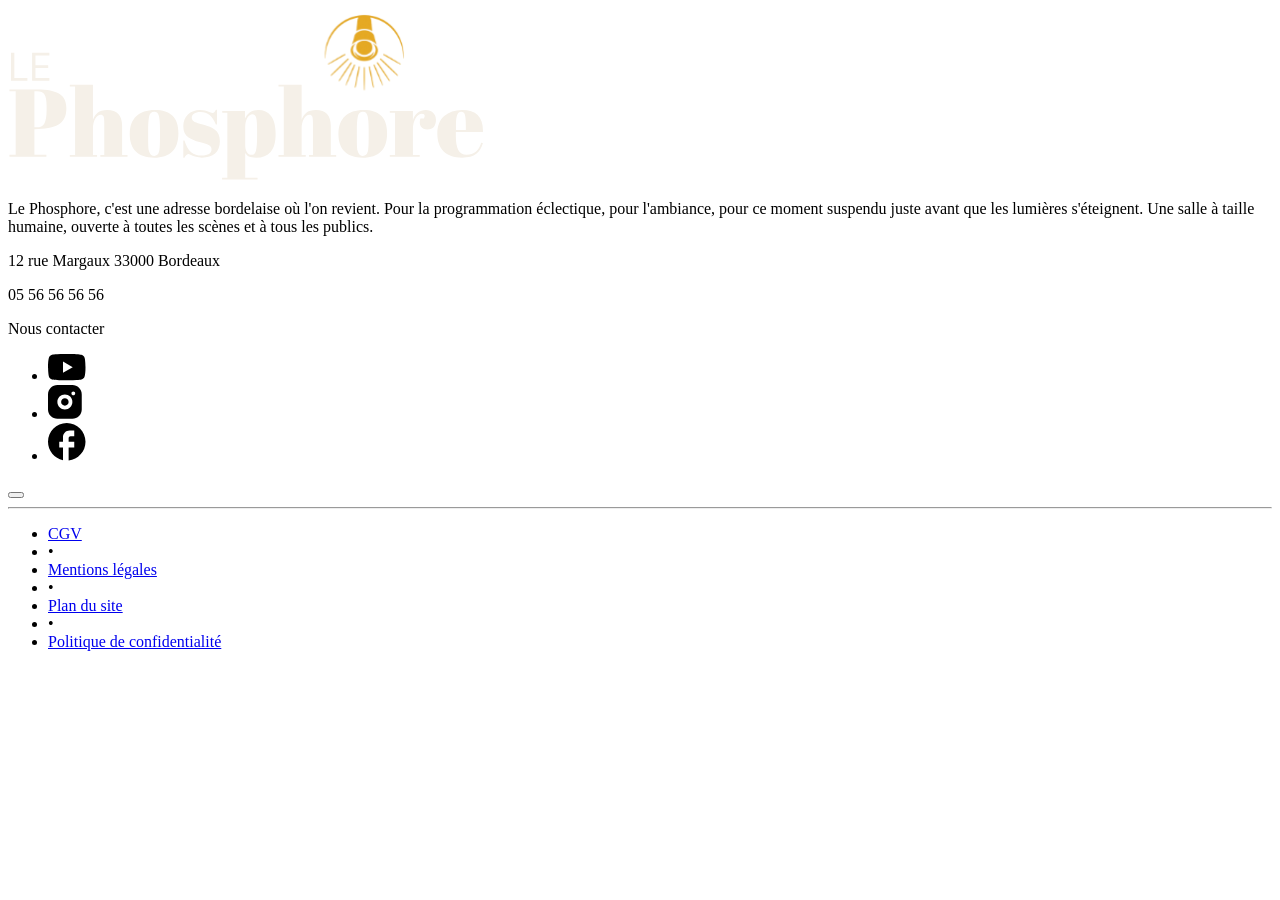
<file: assets/footer.html>
<!doctype html>
<html lang="en">
  <head>
    <meta charset="UTF-8" />
    <meta name="viewport" content="width=device-width, initial-scale=1.0" />
    <title>Document</title>
  </head>
  <body>
    <footer>
      <div class="footer__brand-identity">
        <img
          src="../assets/img/icons/brand-full-logo.svg"
          alt="Logo de la salle de spectacle le Phosphore"
          class="footer__brand-logo"
        />
        <p class="footer__brand-description">
          Le Phosphore, c'est une adresse bordelaise où l'on revient. Pour la
          programmation éclectique, pour l'ambiance, pour ce moment suspendu
          juste avant que les lumières s'éteignent. Une salle à taille humaine,
          ouverte à toutes les scènes et à tous les publics.
        </p>
      </div>
      <div class="footer__brand-contact">
        <p>12 rue Margaux 33000 Bordeaux</p>
        <div class="footer__brand-contact-info">
          <p>05 56 56 56 56</p>
          <p>Nous contacter</p>
        </div>
      </div>
      <ul class="footer__brand-social-media">
        <li>
          <svg
            width="38"
            height="27"
            viewBox="0 0 38 27"
            fill="none"
            xmlns="http://www.w3.org/2000/svg"
          >
            <path
              d="M15 18.75L24.7312 13.125L15 7.5V18.75ZM36.675 4.06875C36.9187 4.95 37.0875 6.13125 37.2 7.63125C37.3313 9.13125 37.3875 10.425 37.3875 11.55L37.5 13.125C37.5 17.2313 37.2 20.25 36.675 22.1812C36.2062 23.8687 35.1187 24.9562 33.4312 25.425C32.55 25.6687 30.9375 25.8375 28.4625 25.95C26.025 26.0813 23.7938 26.1375 21.7313 26.1375L18.75 26.25C10.8937 26.25 6 25.95 4.06875 25.425C2.38125 24.9562 1.29375 23.8687 0.825 22.1812C0.58125 21.3 0.4125 20.1188 0.3 18.6188C0.16875 17.1188 0.1125 15.825 0.1125 14.7L0 13.125C0 9.01875 0.3 6 0.825 4.06875C1.29375 2.38125 2.38125 1.29375 4.06875 0.825C4.95 0.58125 6.5625 0.4125 9.0375 0.3C11.475 0.16875 13.7062 0.1125 15.7687 0.1125L18.75 0C26.6063 0 31.5 0.3 33.4312 0.825C35.1187 1.29375 36.2062 2.38125 36.675 4.06875Z"
              fill="currentColor"
            />
          </svg>
        </li>
        <li>
          <svg
            width="34"
            height="34"
            viewBox="0 0 34 34"
            fill="none"
            xmlns="http://www.w3.org/2000/svg"
          >
            <path
              d="M24.375 0C26.8614 0 29.246 0.98772 31.0041 2.74587C32.7623 4.50403 33.75 6.8886 33.75 9.375V24.375C33.75 26.8614 32.7623 29.246 31.0041 31.0041C29.246 32.7623 26.8614 33.75 24.375 33.75H9.375C6.8886 33.75 4.50403 32.7623 2.74587 31.0041C0.98772 29.246 0 26.8614 0 24.375V9.375C0 6.8886 0.98772 4.50403 2.74587 2.74587C4.50403 0.98772 6.8886 0 9.375 0H24.375ZM16.875 9.375C14.8859 9.375 12.9782 10.1652 11.5717 11.5717C10.1652 12.9782 9.375 14.8859 9.375 16.875C9.375 18.8641 10.1652 20.7718 11.5717 22.1783C12.9782 23.5848 14.8859 24.375 16.875 24.375C18.8641 24.375 20.7718 23.5848 22.1783 22.1783C23.5848 20.7718 24.375 18.8641 24.375 16.875C24.375 14.8859 23.5848 12.9782 22.1783 11.5717C20.7718 10.1652 18.8641 9.375 16.875 9.375ZM16.875 13.125C17.8696 13.125 18.8234 13.5201 19.5266 14.2234C20.2299 14.9266 20.625 15.8804 20.625 16.875C20.625 17.8696 20.2299 18.8234 19.5266 19.5266C18.8234 20.2299 17.8696 20.625 16.875 20.625C15.8804 20.625 14.9266 20.2299 14.2234 19.5266C13.5201 18.8234 13.125 17.8696 13.125 16.875C13.125 15.8804 13.5201 14.9266 14.2234 14.2234C14.9266 13.5201 15.8804 13.125 16.875 13.125ZM25.3125 6.5625C24.8152 6.5625 24.3383 6.76004 23.9867 7.11168C23.635 7.46331 23.4375 7.94022 23.4375 8.4375C23.4375 8.93478 23.635 9.41169 23.9867 9.76332C24.3383 10.115 24.8152 10.3125 25.3125 10.3125C25.8098 10.3125 26.2867 10.115 26.6383 9.76332C26.99 9.41169 27.1875 8.93478 27.1875 8.4375C27.1875 7.94022 26.99 7.46331 26.6383 7.11168C26.2867 6.76004 25.8098 6.5625 25.3125 6.5625Z"
              fill="currentColor"
            />
          </svg>
        </li>
        <li>
          <svg
            width="38"
            height="38"
            viewBox="0 0 38 38"
            fill="none"
            xmlns="http://www.w3.org/2000/svg"
          >
            <path
              d="M37.5 18.75C37.5 8.4 29.1 0 18.75 0C8.4 0 0 8.4 0 18.75C0 27.825 6.45 35.3812 15 37.125V24.375H11.25V18.75H15V14.0625C15 10.4437 17.9438 7.5 21.5625 7.5H26.25V13.125H22.5C21.4687 13.125 20.625 13.9687 20.625 15V18.75H26.25V24.375H20.625V37.4062C30.0938 36.4687 37.5 28.4812 37.5 18.75Z"
              fill="currentColor"
            />
          </svg>
        </li>
      </ul>
      <button class="footer__cta-newsletter"></button>
      <hr />
      <div class="footer__legal-notices">
        <ul>
          <li><a href="#">CGV</a></li>
          <li>•</li>
          <li><a href="#">Mentions légales</a></li>
          <li>•</li>
          <li><a href="#">Plan du site</a></li>
          <li>•</li>
          <li><a href="#">Politique de confidentialité</a></li>
        </ul>
      </div>
    </footer>
  </body>
</html>
</file>
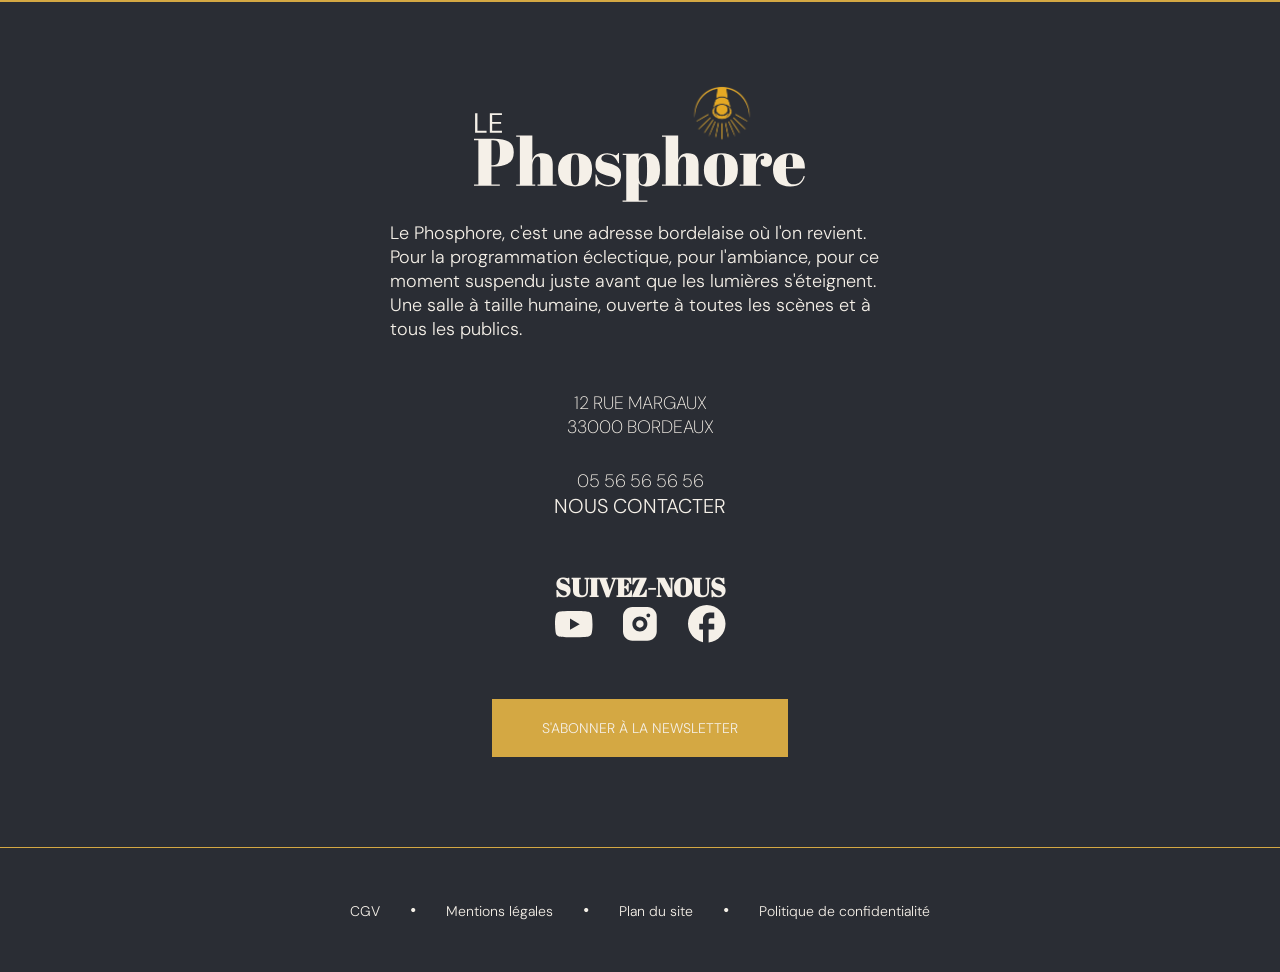
<file: assets/components/footer.html>
<!doctype html>
<html lang="en">
  <head>
    <meta charset="UTF-8" />
    <meta name="viewport" content="width=device-width, initial-scale=1.0" />
    <title>Document</title>
    <link rel="stylesheet" href="/assets/css/main.min.css" />
  </head>
  <body>
    <footer class="footer flex-col">
      <div class="footer__brand-identity flex-col">
        <a href="/index.html"
          ><img
            src="/assets/img/icons/brand-full-logo.svg"
            alt="Logo de la salle de spectacle le Phosphore"
            class="footer__brand-logo"
        /></a>
        <p class="footer__brand-description">
          Le Phosphore, c'est une adresse bordelaise où l'on revient. Pour la
          programmation éclectique, pour l'ambiance, pour ce moment suspendu
          juste avant que les lumières s'éteignent. Une salle à taille humaine,
          ouverte à toutes les scènes et à tous les publics.
        </p>
      </div>

      <div class="footer__brand-contact flex-col">
        <p>12 rue Margaux <br />33000 Bordeaux</p>
        <div class="footer__brand-contact-info flex-column">
          <p>05 56 56 56 56</p>
          <a href="/assets/pages/contact.html">Nous contacter</a>
        </div>
      </div>
      <div class="footer__social-media-follow-us">
        <h3>Suivez-nous</h3>

        <ul class="footer__brand-social-media flex-row">
          <li>
            <a href="#">
              <svg
                width="38"
                height="27"
                viewBox="0 0 38 27"
                fill="none"
                xmlns="http://www.w3.org/2000/svg"
              >
                <path
                  d="M15 18.75L24.7312 13.125L15 7.5V18.75ZM36.675 4.06875C36.9187 4.95 37.0875 6.13125 37.2 7.63125C37.3313 9.13125 37.3875 10.425 37.3875 11.55L37.5 13.125C37.5 17.2313 37.2 20.25 36.675 22.1812C36.2062 23.8687 35.1187 24.9562 33.4312 25.425C32.55 25.6687 30.9375 25.8375 28.4625 25.95C26.025 26.0813 23.7938 26.1375 21.7313 26.1375L18.75 26.25C10.8937 26.25 6 25.95 4.06875 25.425C2.38125 24.9562 1.29375 23.8687 0.825 22.1812C0.58125 21.3 0.4125 20.1188 0.3 18.6188C0.16875 17.1188 0.1125 15.825 0.1125 14.7L0 13.125C0 9.01875 0.3 6 0.825 4.06875C1.29375 2.38125 2.38125 1.29375 4.06875 0.825C4.95 0.58125 6.5625 0.4125 9.0375 0.3C11.475 0.16875 13.7062 0.1125 15.7687 0.1125L18.75 0C26.6063 0 31.5 0.3 33.4312 0.825C35.1187 1.29375 36.2062 2.38125 36.675 4.06875Z"
                  fill="currentColor"
                /></svg
            ></a>
          </li>
          <li>
            <a href="#"
              ><svg
                width="34"
                height="34"
                viewBox="0 0 34 34"
                fill="none"
                xmlns="http://www.w3.org/2000/svg"
              >
                <path
                  d="M24.375 0C26.8614 0 29.246 0.98772 31.0041 2.74587C32.7623 4.50403 33.75 6.8886 33.75 9.375V24.375C33.75 26.8614 32.7623 29.246 31.0041 31.0041C29.246 32.7623 26.8614 33.75 24.375 33.75H9.375C6.8886 33.75 4.50403 32.7623 2.74587 31.0041C0.98772 29.246 0 26.8614 0 24.375V9.375C0 6.8886 0.98772 4.50403 2.74587 2.74587C4.50403 0.98772 6.8886 0 9.375 0H24.375ZM16.875 9.375C14.8859 9.375 12.9782 10.1652 11.5717 11.5717C10.1652 12.9782 9.375 14.8859 9.375 16.875C9.375 18.8641 10.1652 20.7718 11.5717 22.1783C12.9782 23.5848 14.8859 24.375 16.875 24.375C18.8641 24.375 20.7718 23.5848 22.1783 22.1783C23.5848 20.7718 24.375 18.8641 24.375 16.875C24.375 14.8859 23.5848 12.9782 22.1783 11.5717C20.7718 10.1652 18.8641 9.375 16.875 9.375ZM16.875 13.125C17.8696 13.125 18.8234 13.5201 19.5266 14.2234C20.2299 14.9266 20.625 15.8804 20.625 16.875C20.625 17.8696 20.2299 18.8234 19.5266 19.5266C18.8234 20.2299 17.8696 20.625 16.875 20.625C15.8804 20.625 14.9266 20.2299 14.2234 19.5266C13.5201 18.8234 13.125 17.8696 13.125 16.875C13.125 15.8804 13.5201 14.9266 14.2234 14.2234C14.9266 13.5201 15.8804 13.125 16.875 13.125ZM25.3125 6.5625C24.8152 6.5625 24.3383 6.76004 23.9867 7.11168C23.635 7.46331 23.4375 7.94022 23.4375 8.4375C23.4375 8.93478 23.635 9.41169 23.9867 9.76332C24.3383 10.115 24.8152 10.3125 25.3125 10.3125C25.8098 10.3125 26.2867 10.115 26.6383 9.76332C26.99 9.41169 27.1875 8.93478 27.1875 8.4375C27.1875 7.94022 26.99 7.46331 26.6383 7.11168C26.2867 6.76004 25.8098 6.5625 25.3125 6.5625Z"
                  fill="currentColor"
                /></svg
            ></a>
          </li>
          <li>
            <a href="#"
              ><svg
                width="38"
                height="38"
                viewBox="0 0 38 38"
                fill="none"
                xmlns="http://www.w3.org/2000/svg"
              >
                <path
                  d="M37.5 18.75C37.5 8.4 29.1 0 18.75 0C8.4 0 0 8.4 0 18.75C0 27.825 6.45 35.3812 15 37.125V24.375H11.25V18.75H15V14.0625C15 10.4437 17.9438 7.5 21.5625 7.5H26.25V13.125H22.5C21.4687 13.125 20.625 13.9687 20.625 15V18.75H26.25V24.375H20.625V37.4062C30.0938 36.4687 37.5 28.4812 37.5 18.75Z"
                  fill="currentColor"
                /></svg
            ></a>
          </li>
        </ul>
      </div>
      <a href="#" class="btn-cta btn-cta-primary">
        S'abonner à la newsletter
      </a>
      <hr />
      <div class="footer__legal-notices">
        <ul class="flex-row">
          <li><a href="#">CGV</a></li>
          <li>•</li>
          <li>
            <a href="/assets/pages/mentions-legales.html">Mentions légales</a>
          </li>
          <li>•</li>
          <li><a href="#">Plan du site</a></li>
          <li>•</li>
          <li><a href="#">Politique de confidentialité</a></li>
        </ul>
      </div>
    </footer>
  </body>
</html>
</file>
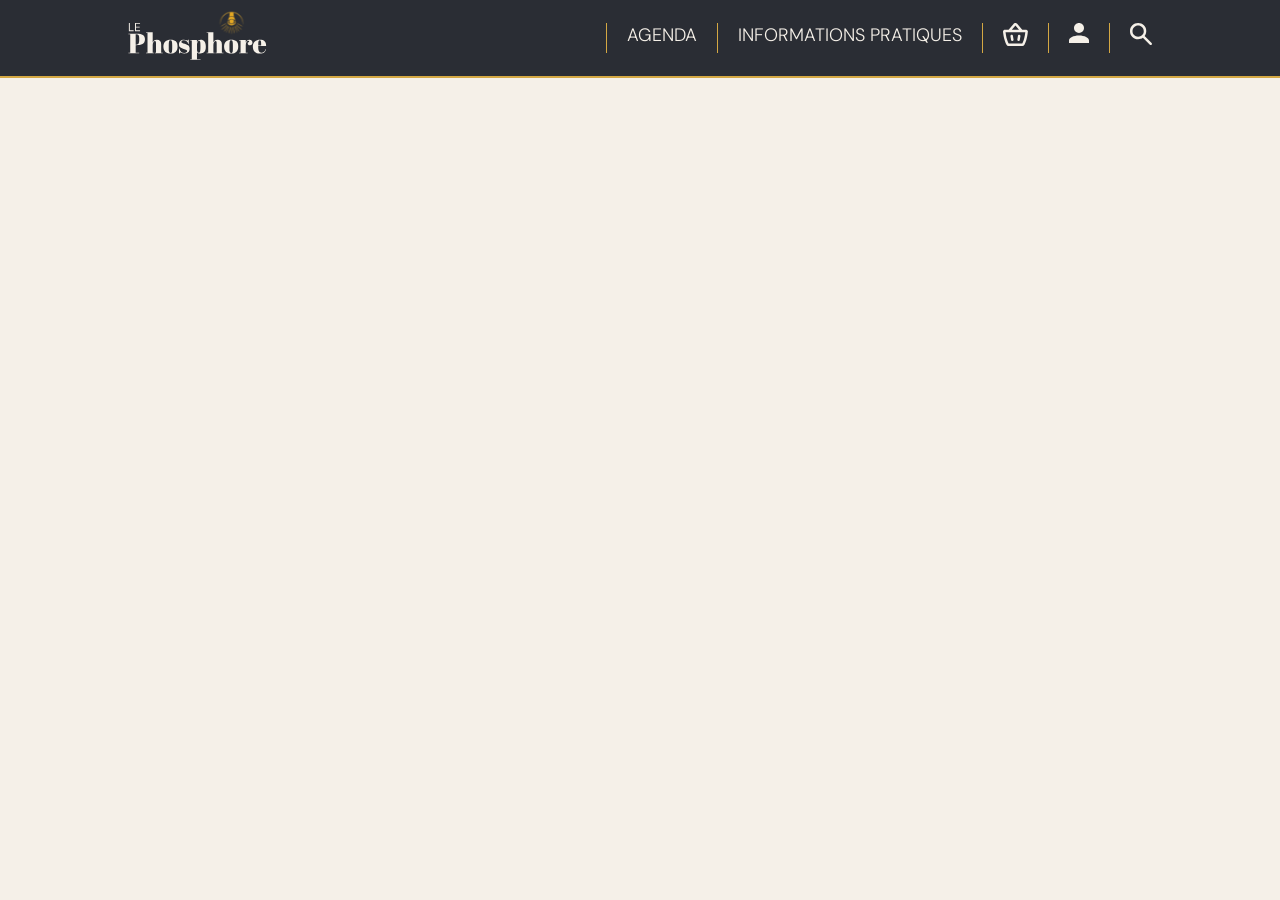
<file: assets/components/header.html>
<!doctype html>
<html lang="en">
  <head>
    <meta charset="UTF-8" />
    <meta name="viewport" content="width=device-width, initial-scale=1.0" />
    <link rel="stylesheet" href="/assets/css/main.min.css" />
    <title>Header | Le Phosphore</title>
  </head>
  <body>
    <header class="header">
      <div class="header__logo-container">
        <a href="/index.html"
          ><img
            src="../../assets/img/icons/brand-full-logo.svg"
            alt=""
            class="header__brand-logo"
        /></a>
      </div>
      <!-- 
        =====================
        ======= NAVBAR ====== 
        =====================
      -->
      <div class="header__nav-burgermenu">
        <nav class="header__navbar">
          <ul class="header__navbar-links-wrapper">
            <li class="header__navbar-link-mobile">
              <a href="/index.html">Accueil</a>
            </li>
            <li class="header__navbar-link">
              <a href="/assets/pages/agenda.html">Agenda</a>
            </li>
            <li class="header__navbar-link">
              <a href="/assets/pages/useful-informations.html"
                >Informations pratiques</a
              >
            </li>
            <li class="header__navbar-link">
              <a href="#"
                ><svg
                  width="25"
                  height="24"
                  viewBox="0 0 25 24"
                  fill="none"
                  xmlns="http://www.w3.org/2000/svg"
                  aria-label="Consulter mon panier"
                >
                  <path
                    d="M10.5165 0.899287C10.7402 0.630914 11.0177 0.412411 11.331 0.257869C11.6443 0.103328 11.9866 0.0161799 12.3357 0.00204649C12.6848 -0.0120869 13.033 0.047108 13.3578 0.175813C13.6826 0.304519 13.9768 0.499877 14.2215 0.749286L14.3565 0.899287L19.2727 6.79679H23.004C23.2663 6.79623 23.5258 6.85109 23.7654 6.95778C24.0051 7.06447 24.2195 7.22058 24.3946 7.41588C24.5697 7.61119 24.7016 7.84129 24.7817 8.0911C24.8617 8.34092 24.888 8.60483 24.859 8.86554L24.744 9.82304L24.619 10.748L24.5165 11.4405L24.3977 12.1843L24.2627 12.9655L24.1102 13.7755L23.9402 14.6018C23.8502 15.0185 23.7536 15.4347 23.6502 15.8505C23.3735 16.9481 23.0262 18.0266 22.6102 19.0793L22.334 19.7543L22.0665 20.3643L21.814 20.9068L21.6965 21.1493L21.3852 21.7618C20.9852 22.5243 20.2302 22.9743 19.4315 23.0393L19.2315 23.0468H5.63024C5.19324 23.0501 4.76356 22.9346 4.38709 22.7126C4.01062 22.4907 3.7015 22.1707 3.49274 21.7868L3.20274 21.2243L2.97774 20.7618L2.85899 20.5055L2.60899 19.9443C2.03811 18.6187 1.57495 17.2493 1.22399 15.8493C1.15613 15.5775 1.09112 15.305 1.02899 15.0318L0.851489 14.2218L0.692739 13.4293L0.552739 12.663L0.427739 11.9293L0.318989 11.2368L0.226489 10.5955L0.113989 9.74179L0.0314889 9.04679L0.010239 8.85554C-0.0156179 8.60996 0.00761732 8.36169 0.078593 8.12518C0.149569 7.88866 0.266868 7.66862 0.423666 7.47786C0.580465 7.2871 0.773632 7.12942 0.991931 7.01399C1.21023 6.89857 1.4493 6.82771 1.69524 6.80554L1.86524 6.79679H5.60149L10.5165 0.899287ZM22.2902 9.29679H2.57774L2.65524 9.90179L2.75024 10.5868L2.86524 11.3418L3.00024 12.1518C3.05024 12.4293 3.10274 12.7135 3.15774 13.0043L3.33649 13.888C3.43149 14.3355 3.53649 14.7905 3.64899 15.243C3.96621 16.5065 4.38422 17.7426 4.89899 18.9393L5.14399 19.4905L5.37149 19.9705L5.57524 20.3743L5.66524 20.5468H19.199L19.3915 20.168L19.6127 19.7118L19.8552 19.183C20.314 18.1518 20.839 16.7855 21.224 15.243C21.3802 14.618 21.519 13.983 21.6427 13.3593L21.8177 12.4368L21.9677 11.5505L22.034 11.1268L22.1527 10.3305L22.249 9.61804L22.2902 9.29679ZM9.91899 12.8418L10.544 16.5918C10.5876 16.9138 10.5041 17.2402 10.3112 17.5018C10.1182 17.7633 9.831 17.9394 9.5104 17.9927C9.18981 18.046 8.86105 17.9724 8.59383 17.7874C8.32661 17.6024 8.14195 17.3206 8.07899 17.0018L7.45399 13.2518C7.42157 13.0876 7.42245 12.9186 7.45655 12.7548C7.49066 12.591 7.55731 12.4357 7.65254 12.2982C7.74778 12.1606 7.86967 12.0435 8.01098 11.9539C8.1523 11.8643 8.31016 11.804 8.47522 11.7766C8.64027 11.7491 8.80916 11.7551 8.97186 11.7941C9.13457 11.8331 9.28779 11.9044 9.42243 12.0038C9.55707 12.1031 9.6704 12.2285 9.7557 12.3724C9.84099 12.5164 9.89652 12.676 9.91899 12.8418ZM16.2465 11.7968L16.3915 11.813C16.694 11.863 16.9677 12.0224 17.1604 12.2609C17.353 12.4995 17.4513 12.8005 17.4365 13.1068L17.4202 13.2518L16.7952 17.0018C16.7422 17.3157 16.5714 17.5975 16.3177 17.7898C16.064 17.9821 15.7465 18.0703 15.43 18.0365C15.1134 18.0027 14.8217 17.8494 14.6143 17.6079C14.4069 17.3664 14.2995 17.0548 14.314 16.7368L14.3302 16.5918L14.9552 12.8418C15.0051 12.5397 15.1642 12.2664 15.4022 12.0738C15.6402 11.8812 15.9406 11.7826 16.2465 11.7968ZM12.4365 2.49929L8.85524 6.79679H16.0177L12.4365 2.49929Z"
                    fill="currentColor"
                  /></svg
              ></a>
            </li>
            <li class="header__navbar-link">
              <a href="#"
                ><svg
                  width="20"
                  height="20"
                  viewBox="0 0 20 20"
                  fill="none"
                  xmlns="http://www.w3.org/2000/svg"
                  aria-label="Accéder à mon espace"
                >
                  <path
                    d="M10 0C11.3261 0 12.5979 0.526784 13.5355 1.46447C14.4732 2.40215 15 3.67392 15 5C15 6.32608 14.4732 7.59785 13.5355 8.53553C12.5979 9.47322 11.3261 10 10 10C8.67392 10 7.40215 9.47322 6.46447 8.53553C5.52678 7.59785 5 6.32608 5 5C5 3.67392 5.52678 2.40215 6.46447 1.46447C7.40215 0.526784 8.67392 0 10 0ZM10 12.5C15.525 12.5 20 14.7375 20 17.5V20H0V17.5C0 14.7375 4.475 12.5 10 12.5Z"
                    fill="currentColor"
                  /></svg
              ></a>
            </li>
            <li class="header__navbar-link">
              <a href="#"
                ><svg
                  width="22"
                  height="22"
                  viewBox="0 0 22 22"
                  fill="none"
                  xmlns="http://www.w3.org/2000/svg"
                  aria-label="Rerchercher sur le site"
                >
                  <path
                    d="M8.125 16.25C5.85417 16.25 3.9325 15.4633 2.36 13.89C0.787501 12.3167 0.000833995 10.395 6.61376e-07 8.125C-0.000832672 5.855 0.785834 3.93333 2.36 2.36C3.93417 0.786667 5.85583 0 8.125 0C10.3942 0 12.3163 0.786667 13.8913 2.36C15.4663 3.93333 16.2525 5.855 16.25 8.125C16.25 9.04167 16.1042 9.90625 15.8125 10.7188C15.5208 11.5312 15.125 12.25 14.625 12.875L21.625 19.875C21.8542 20.1042 21.9688 20.3958 21.9688 20.75C21.9688 21.1042 21.8542 21.3958 21.625 21.625C21.3958 21.8542 21.1042 21.9688 20.75 21.9688C20.3958 21.9688 20.1042 21.8542 19.875 21.625L12.875 14.625C12.25 15.125 11.5313 15.5208 10.7188 15.8125C9.90625 16.1042 9.04167 16.25 8.125 16.25ZM8.125 13.75C9.6875 13.75 11.0158 13.2033 12.11 12.11C13.2042 11.0167 13.7508 9.68833 13.75 8.125C13.7492 6.56167 13.2025 5.23375 12.11 4.14125C11.0175 3.04875 9.68917 2.50167 8.125 2.5C6.56083 2.49833 5.23292 3.04542 4.14125 4.14125C3.04958 5.23708 2.5025 6.565 2.5 8.125C2.4975 9.685 3.04458 11.0133 4.14125 12.11C5.23792 13.2067 6.56583 13.7533 8.125 13.75Z"
                    fill="currentColor"
                  /></svg
              ></a>
            </li>
          </ul>
        </nav>
        <img
          src="../img/icons/brand-logo.webp"
          alt=""
          class="header__burger-menu"
        />
      </div>
    </header>
  </body>
</html>
</file>
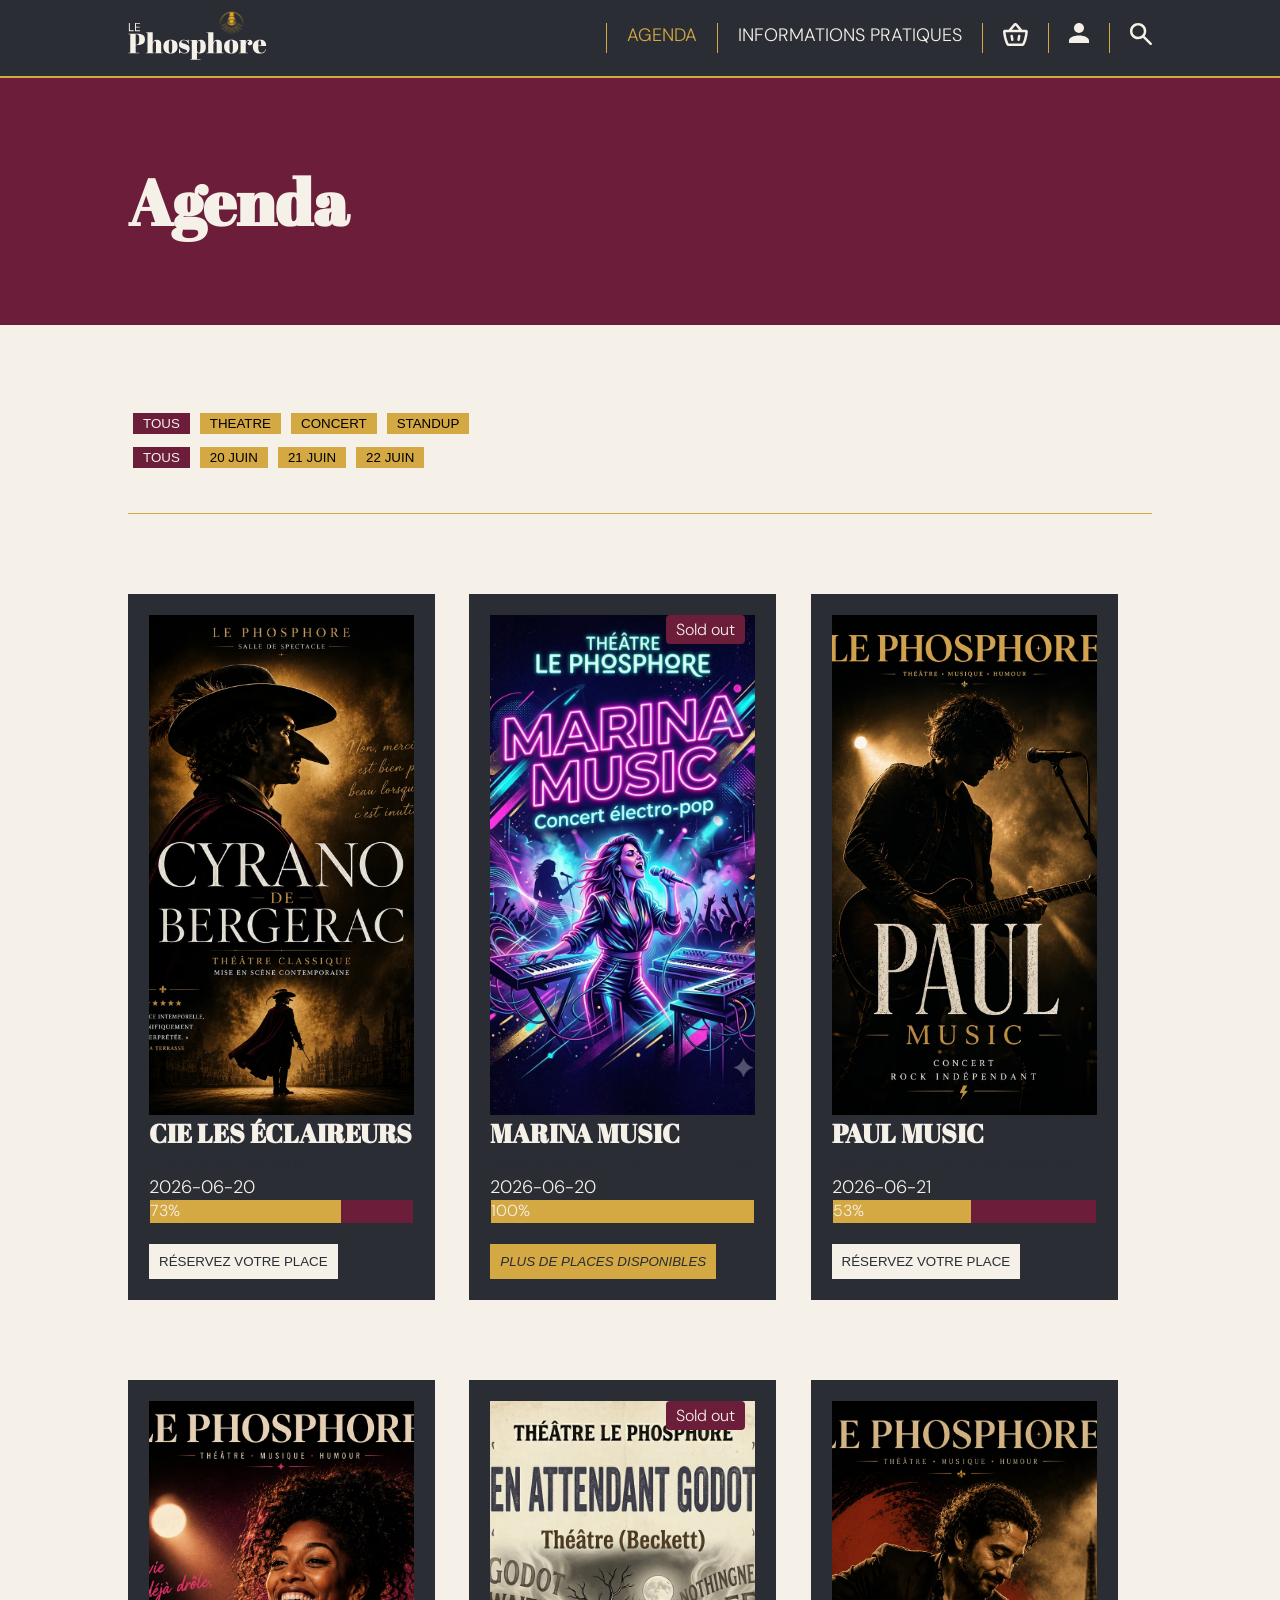
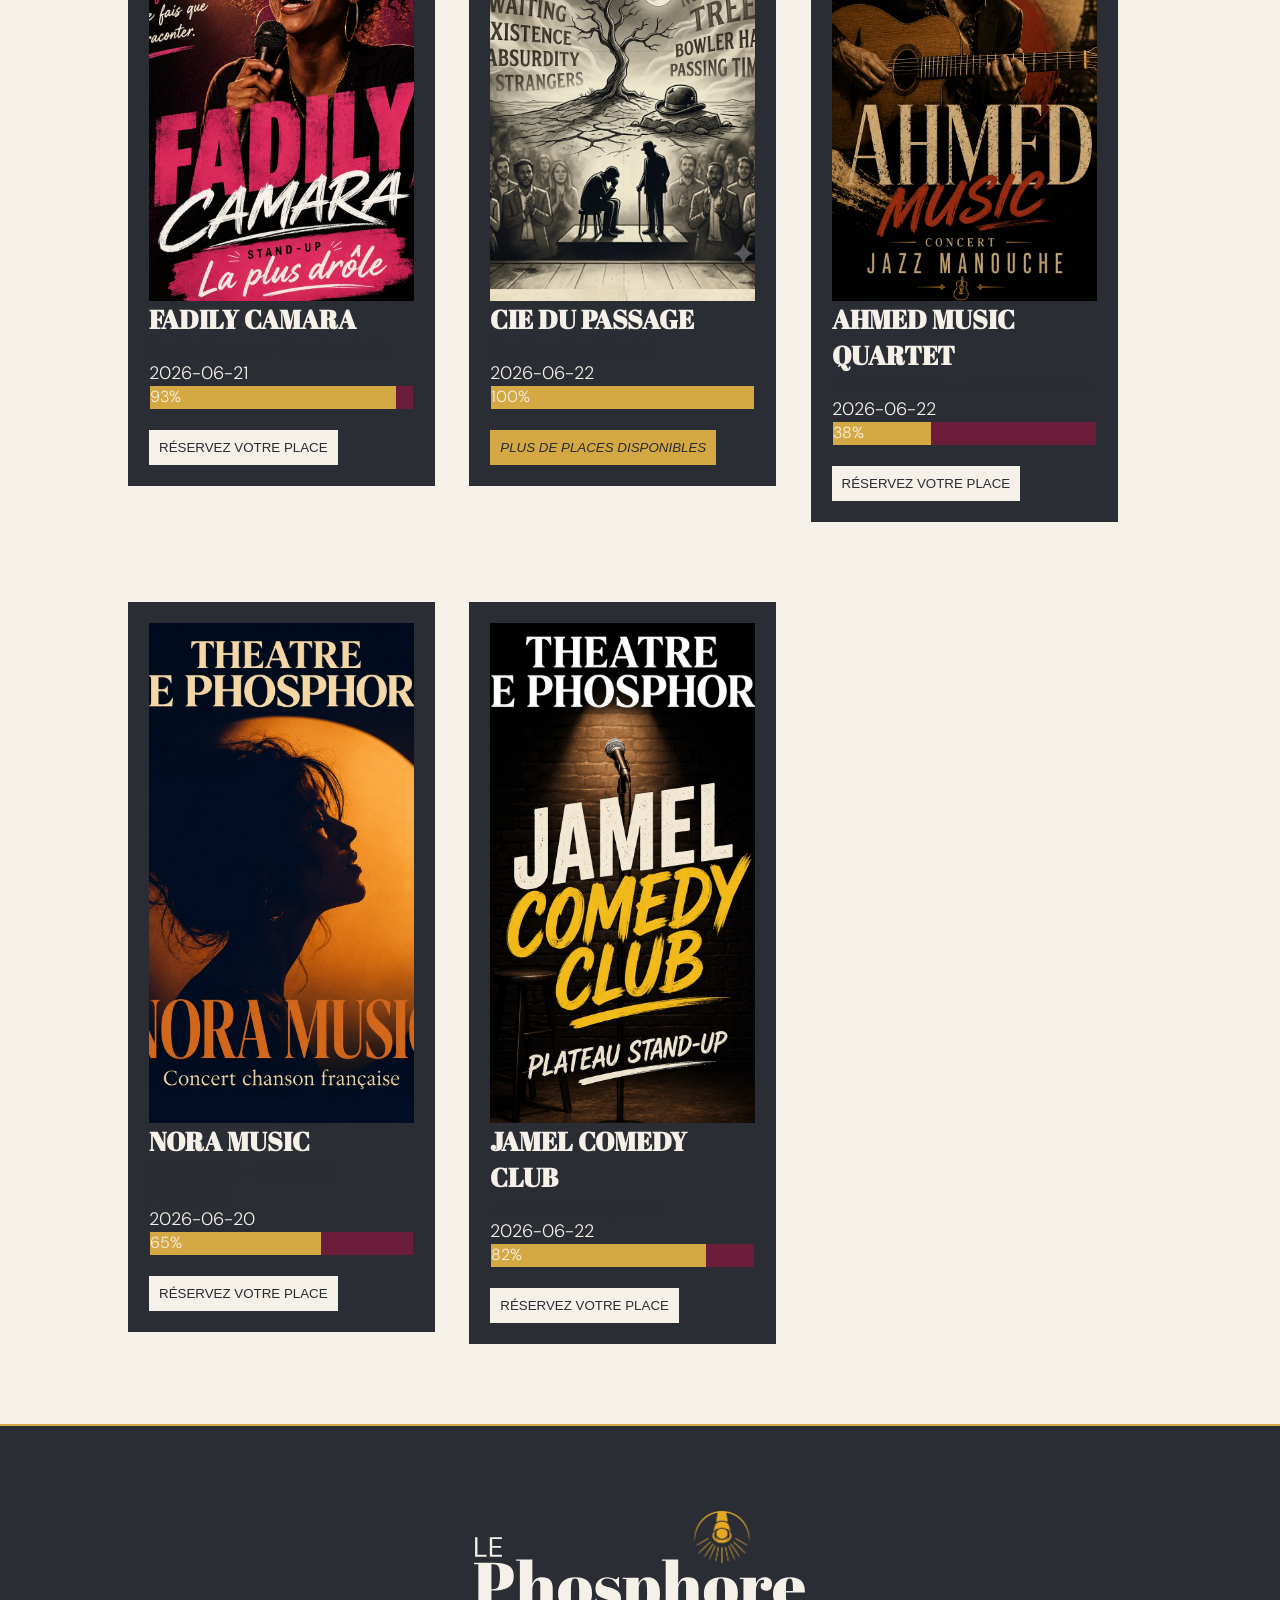
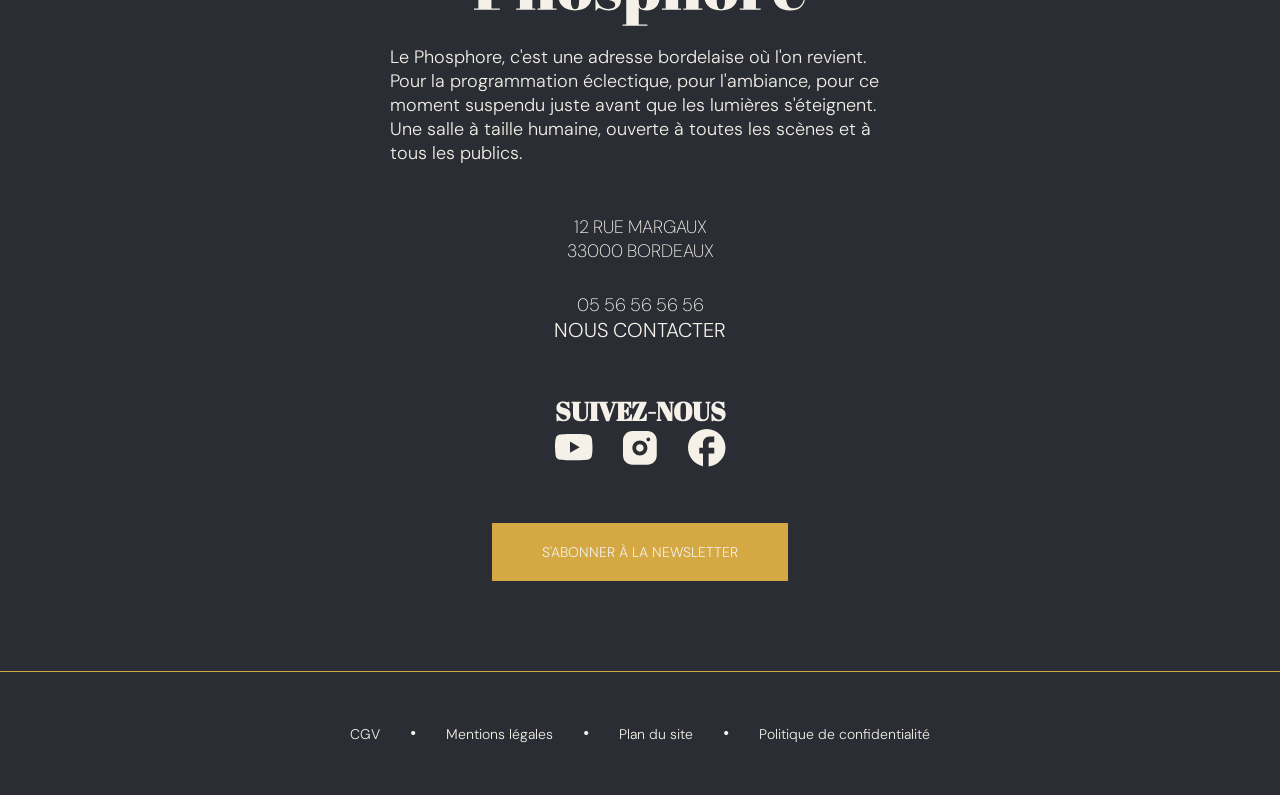
<file: assets/pages/agenda.html>
<!doctype html>
<html lang="fr">
  <head>
    <meta charset="UTF-8" />
    <meta name="viewport" content="width=device-width, initial-scale=1.0" />
    <link rel="stylesheet" href="../css/main.min.css" />
    <title>Agenda | Le Phosphore • Salle de spectacle</title>
    <link rel="icon" href="../img/icons/brand-logo.png" type="image/png" />
  </head>
  <body>
    <!-- 
      =====================
      ======= HEADER ====== 
      =====================
    -->
    <div id="header"></div>
    <!-- 
      =====================
      ======= AGENDA ====== 
      =====================
    -->
    <main>
      <section class="mainTitle__header">
        <h1>Agenda</h1>
      </section>
      <section>
        <div class="filter-type"></div>
        <div class="filter-day"></div>
        <hr />
        <div class="agenda-grid container-fluid"></div>
      </section>
    </main>

    <!-- 
      ==================
      ===== FOOTER ===== 
      ==================
    -->
    <div id="footer"></div>
    <script src="../js/header.js" type="module" defer></script>
    <script src="../js/footer.js" type="module" defer></script>
    <script src="../js/agenda.js" type="module" defer></script>
  </body>
</html>
</file>
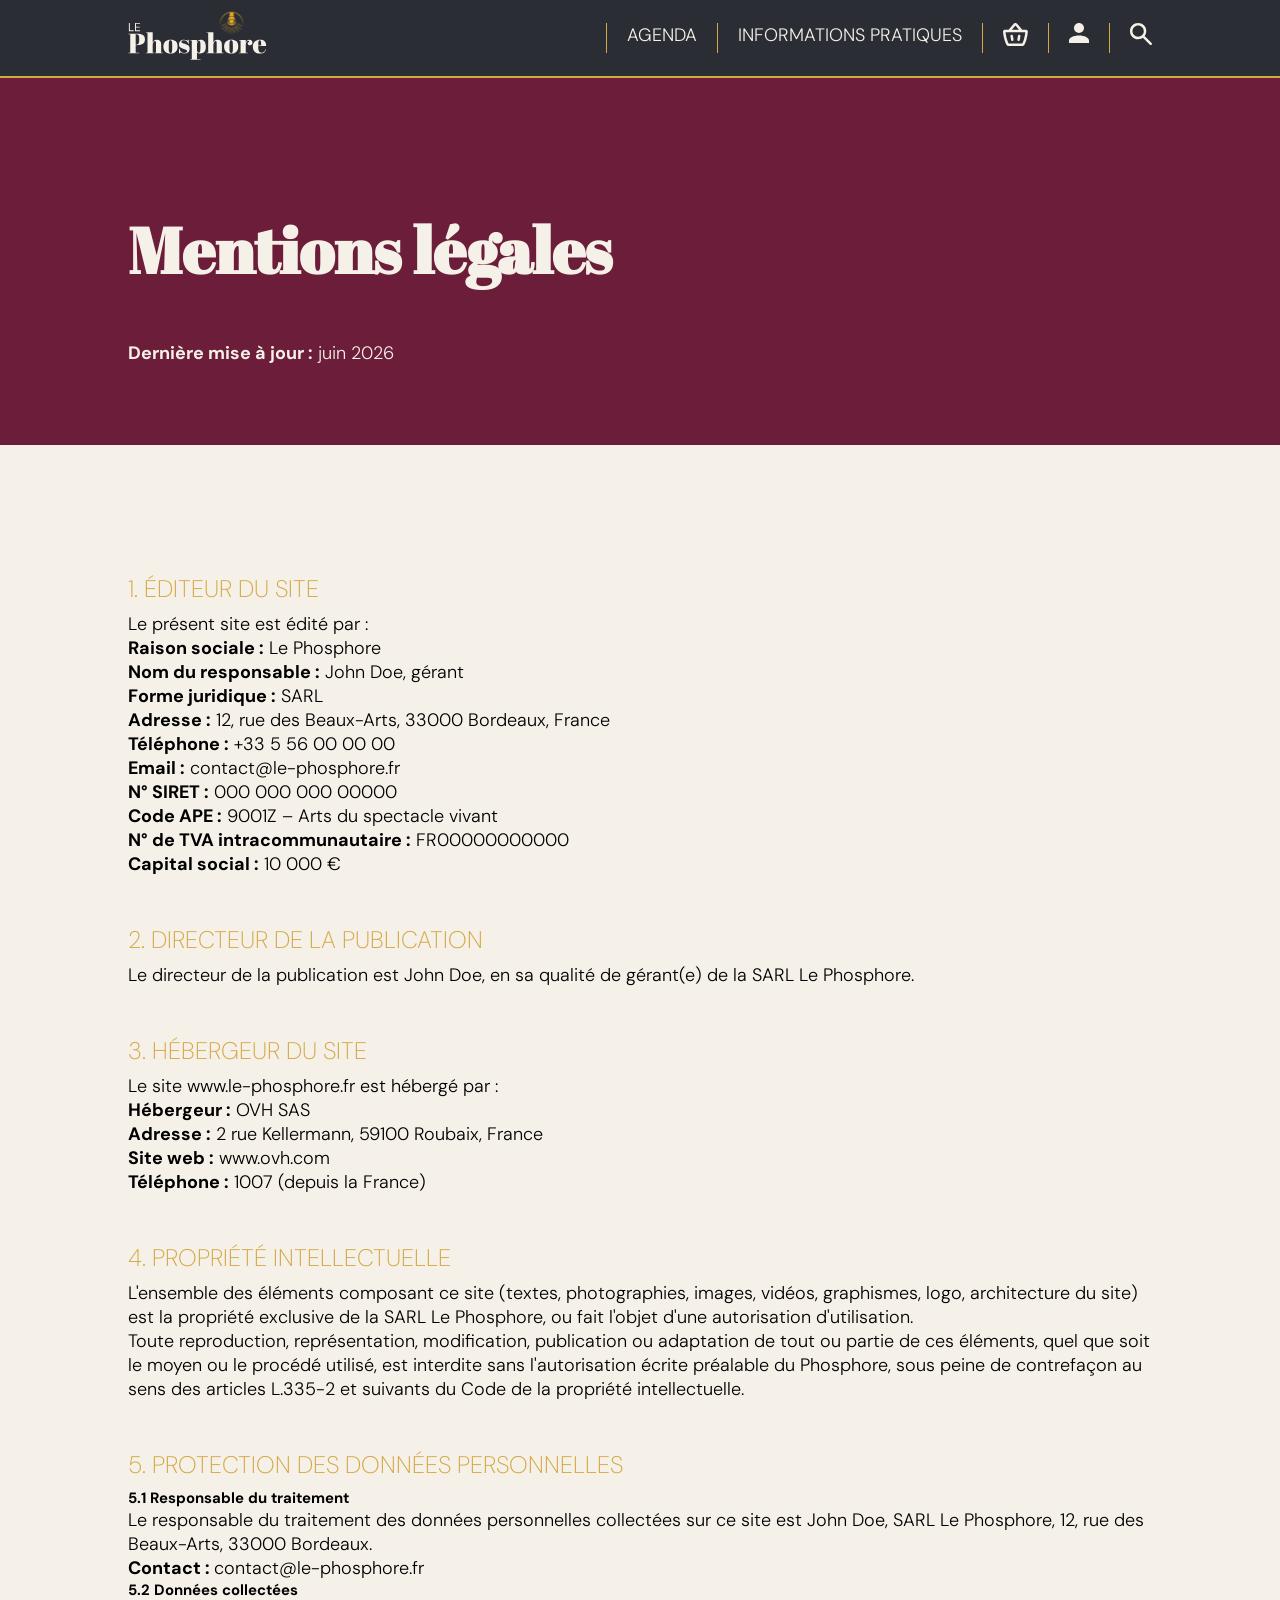
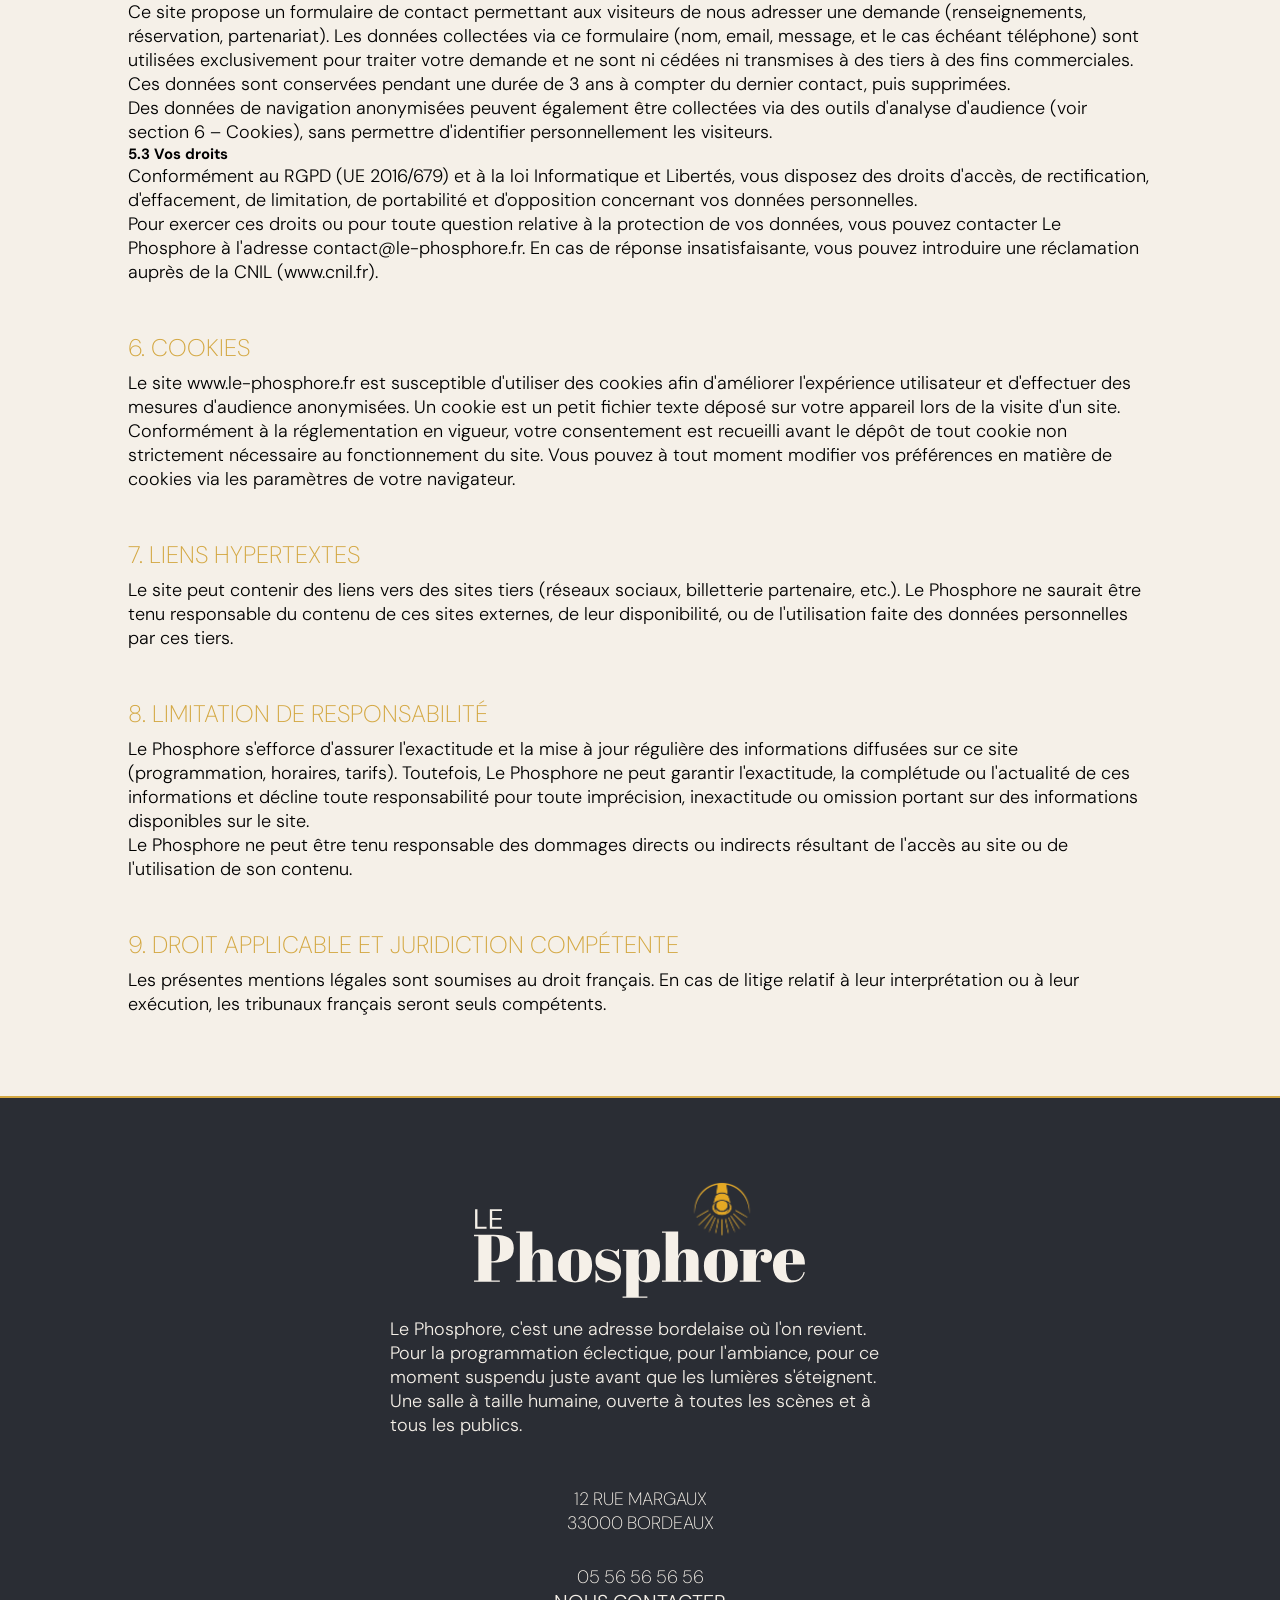
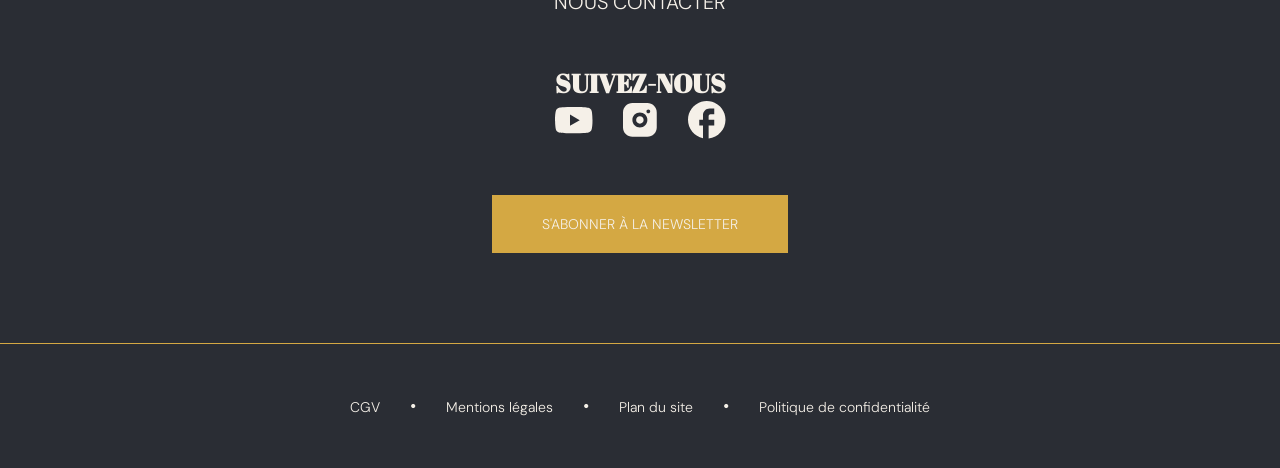
<file: assets/pages/mentions-legales.html>
<!doctype html>
<html lang="fr">
  <head>
    <meta charset="UTF-8" />
    <meta name="viewport" content="width=device-width, initial-scale=1.0" />
    <link rel="stylesheet" href="/assets/css/main.min.css" />
    <title>Mentions légales | Le Phosphore • Salle de spectacle</title>
    <link rel="icon" href="/assets/img/icons/brand-logo.png" type="image/png" />
  </head>
  <body>
    <!-- 
      =====================
      ======= HEADER ====== 
      =====================
    -->
    <div id="header"></div>

    <main>
      <section class="mainTitle__header">
        <h1 class="mb-5 mt-5">Mentions légales</h1>
        <p><strong>Dernière mise à jour :</strong> juin 2026</p>
      </section>
      <section>
        <h4 class="mt-5 mb-2">1. Éditeur du site</h4>
        <p>Le présent site est édité par :</p>
        <ul>
          <li><strong>Raison sociale :</strong> Le Phosphore</li>
          <li><strong>Nom du responsable :</strong> John Doe, gérant</li>
          <li><strong>Forme juridique :</strong> SARL</li>
          <li>
            <strong>Adresse :</strong> 12, rue des Beaux-Arts, 33000 Bordeaux,
            France
          </li>
          <li><strong>Téléphone :</strong> +33 5 56 00 00 00</li>
          <li><strong>Email :</strong> contact@le-phosphore.fr</li>
          <li><strong>N° SIRET :</strong> 000 000 000 00000</li>
          <li><strong>Code APE :</strong> 9001Z – Arts du spectacle vivant</li>
          <li><strong>N° de TVA intracommunautaire :</strong> FR00000000000</li>
          <li><strong>Capital social :</strong> 10 000 €</li>
        </ul>

        <h4 class="mt-5 mb-2">2. Directeur de la publication</h4>
        <p>
          Le directeur de la publication est John Doe, en sa qualité de
          gérant(e) de la SARL Le Phosphore.
        </p>

        <h4 class="mt-5 mb-2">3. Hébergeur du site</h4>
        <p>Le site www.le-phosphore.fr est hébergé par :</p>
        <ul>
          <li><strong>Hébergeur :</strong> OVH SAS</li>
          <li>
            <strong>Adresse :</strong> 2 rue Kellermann, 59100 Roubaix, France
          </li>
          <li><strong>Site web :</strong> www.ovh.com</li>
          <li><strong>Téléphone :</strong> 1007 (depuis la France)</li>
        </ul>

        <h4 class="mt-5 mb-2">4. Propriété intellectuelle</h4>
        <p>
          L'ensemble des éléments composant ce site (textes, photographies,
          images, vidéos, graphismes, logo, architecture du site) est la
          propriété exclusive de la SARL Le Phosphore, ou fait l'objet d'une
          autorisation d'utilisation.
        </p>
        <p>
          Toute reproduction, représentation, modification, publication ou
          adaptation de tout ou partie de ces éléments, quel que soit le moyen
          ou le procédé utilisé, est interdite sans l'autorisation écrite
          préalable du Phosphore, sous peine de contrefaçon au sens des articles
          L.335-2 et suivants du Code de la propriété intellectuelle.
        </p>

        <h4 class="mt-5 mb-2">5. Protection des données personnelles</h4>

        <h5>5.1 Responsable du traitement</h5>
        <p>
          Le responsable du traitement des données personnelles collectées sur
          ce site est John Doe, SARL Le Phosphore, 12, rue des Beaux-Arts, 33000
          Bordeaux.
        </p>

        <p><strong>Contact : </strong>contact@le-phosphore.fr</p>

        <h5>5.2 Données collectées</h5>
        <p>
          Ce site propose un formulaire de contact permettant aux visiteurs de
          nous adresser une demande (renseignements, réservation, partenariat).
          Les données collectées via ce formulaire (nom, email, message, et le
          cas échéant téléphone) sont utilisées exclusivement pour traiter votre
          demande et ne sont ni cédées ni transmises à des tiers à des fins
          commerciales.
        </p>
        <p>
          Ces données sont conservées pendant une durée de 3 ans à compter du
          dernier contact, puis supprimées.
        </p>
        <p>
          Des données de navigation anonymisées peuvent également être
          collectées via des outils d'analyse d'audience (voir section 6 –
          Cookies), sans permettre d'identifier personnellement les visiteurs.
        </p>

        <h5>5.3 Vos droits</h5>
        <p>
          Conformément au RGPD (UE 2016/679) et à la loi Informatique et
          Libertés, vous disposez des droits d'accès, de rectification,
          d'effacement, de limitation, de portabilité et d'opposition concernant
          vos données personnelles.
        </p>
        <p>
          Pour exercer ces droits ou pour toute question relative à la
          protection de vos données, vous pouvez contacter Le Phosphore à
          l'adresse contact@le-phosphore.fr. En cas de réponse insatisfaisante,
          vous pouvez introduire une réclamation auprès de la CNIL
          (www.cnil.fr).
        </p>

        <h4 class="mt-5 mb-2">6. Cookies</h4>
        <p>
          Le site www.le-phosphore.fr est susceptible d'utiliser des cookies
          afin d'améliorer l'expérience utilisateur et d'effectuer des mesures
          d'audience anonymisées. Un cookie est un petit fichier texte déposé
          sur votre appareil lors de la visite d'un site.
        </p>
        <p>
          Conformément à la réglementation en vigueur, votre consentement est
          recueilli avant le dépôt de tout cookie non strictement nécessaire au
          fonctionnement du site. Vous pouvez à tout moment modifier vos
          préférences en matière de cookies via les paramètres de votre
          navigateur.
        </p>

        <h4 class="mt-5 mb-2">7. Liens hypertextes</h4>
        <p>
          Le site peut contenir des liens vers des sites tiers (réseaux sociaux,
          billetterie partenaire, etc.). Le Phosphore ne saurait être tenu
          responsable du contenu de ces sites externes, de leur disponibilité,
          ou de l'utilisation faite des données personnelles par ces tiers.
        </p>

        <h4 class="mt-5 mb-2">8. Limitation de responsabilité</h4>
        <p>
          Le Phosphore s'efforce d'assurer l'exactitude et la mise à jour
          régulière des informations diffusées sur ce site (programmation,
          horaires, tarifs). Toutefois, Le Phosphore ne peut garantir
          l'exactitude, la complétude ou l'actualité de ces informations et
          décline toute responsabilité pour toute imprécision, inexactitude ou
          omission portant sur des informations disponibles sur le site.
        </p>
        <p>
          Le Phosphore ne peut être tenu responsable des dommages directs ou
          indirects résultant de l'accès au site ou de l'utilisation de son
          contenu.
        </p>

        <h4 class="mt-5 mb-2">9. Droit applicable et juridiction compétente</h4>
        <p>
          Les présentes mentions légales sont soumises au droit français. En cas
          de litige relatif à leur interprétation ou à leur exécution, les
          tribunaux français seront seuls compétents.
        </p>
      </section>
    </main>

    <!-- 
      ==================
      ===== FOOTER ===== 
      ==================
    -->
    <div id="footer"></div>
    <script src="/assets/js/header.js" type="module" defer></script>
    <script src="/assets/js/footer.js" type="module" defer></script>
  </body>
</html>
</file>
<file: assets/css/main.min.css>
.homepage-wrapper{height:100dvh;background-image:url("/assets/img/hero-background.webp");background-repeat:no-repeat;background-size:cover;background-position:center;overflow:hidden}.hero{padding:0;flex:1;position:relative;align-items:center}@media(max-width: 768px){.hero__brand-logo{width:300px}}.hero__curtains{height:100%;width:100%;justify-content:space-between;position:absolute;z-index:200}.hero__curtains img{height:100%;width:auto}.hero__curtains__left{transform-origin:left center;animation:curtain-open-left 1.4s ease-in-out forwards}.hero__curtains__right{transform-origin:right center;animation:curtain-open-right 1.4s ease-in-out forwards}@media(max-width: 768px){.hero__curtains__right{display:none}}@media(max-width: 768px){.hero__title-logo-wrapper{width:100%}}.hero__title-btn-wrapper{position:relative;width:100%;height:100%;align-items:flex-start;justify-content:center;padding-left:300px}@media(max-width: 768px){.hero__title-btn-wrapper{padding:0;z-index:800;padding-left:0}}.hero__title{gap:30px;width:470px}@media(max-width: 768px){.hero__title{justify-content:center}}@media(max-width: 768px){.hero__title p{font-size:2rem}}.hero__title h4{align-self:flex-end}@media(max-width: 768px){.hero__title h4{align-items:normal}}.hero__title p{color:var(--color-light);text-transform:uppercase;font-size:2.4rem;font-weight:200}.hero__cta-center{align-items:center;gap:60px}@media(max-width: 768px){.hero__cta-center{width:100%}}@keyframes curtain-open-left{from{transform:translateX(85%) scale(4)}to{transform:translateX(0) scale(1)}}@keyframes curtain-open-right{from{transform:translateX(-85%) scale(4)}to{transform:translateX(0) scale(1)}}.upcoming-shows{gap:50px;width:100%}.upcoming-shows__card__link{display:block;height:100%;width:100%;position:absolute;top:0;left:0}.upcoming-shows__card-picture{background-image:url(/assets/img/shows/ahmed-music.jpg);background-repeat:no-repeat;background-size:cover;background-position:center;padding:20px;height:100%;position:relative;width:100%}.upcoming-shows__card-item{color:var(--color-light);width:300px}.upcoming-shows__card-wrapper{height:500px;width:100%;flex-wrap:nowrap;overflow:hidden;position:relative}.upcoming-shows__card-item{height:100%;width:100%;object-fit:cover}.upcoming-shows__card-top-info{width:100%;justify-content:space-between;align-items:center;font-size:2.2rem}.upcoming-shows__card-schedule{gap:8px}.upcoming-shows__card-artistShowInfo{padding:10px;background-color:var(--color-dark)}.upcoming-shows__content-container{height:100%;justify-content:space-between;align-items:flex-start}.upcoming-shows__cta-link{align-self:center}.plan-your-visit{background-color:var(--color-primary);color:var(--color-light);font-size:1.6rem;gap:80px}.plan-your-visit button{width:fit-content;align-self:center}.plan-your-visit__card-btn{gap:30px}.plan-your-visit__card{height:100%;transition:all .4s ease}@media(max-width: 768px){.plan-your-visit__card{height:250px;width:100%}}.plan-your-visit__card-title{gap:10px;text-transform:uppercase}.plan-your-visit__card-wrapper{gap:50px}@media(max-width: 768px){.plan-your-visit__card-wrapper{flex-direction:column;flex-wrap:wrap}}.plan-your-visit__card-item{padding:20px 20px;color:var(--color-dark);background-color:var(--color-light);flex:1;justify-content:space-between;gap:30px}@media(max-width: 768px){.plan-your-visit__card-item{flex:none;width:100%}}.plan-your-visit__card-item img{height:20px}hr{margin-top:40px}.filter-type,.filter-day{padding:5px}.filter-type .active,.filter-day .active{background-color:var(--color-primary);color:var(--color-light)}.filter-type button,.filter-day button{padding:3px 10px;text-transform:uppercase;border:none;background-color:var(--color-accent)}.filter-type button:not(:last-child),.filter-day button:not(:last-child){margin-right:10px}.show__label{position:absolute;right:10px;padding:20px}.show__label--full{border-radius:4px;padding:4px 10px;color:var(--color-light);font-size:1.6rem;font-weight:300;background-color:var(--color-primary)}.show__card{width:90%;margin-top:80px;border:1px solid var(--color-dark);padding:20px;background-color:var(--color-dark);color:var(--color-light)}.show__card>a{display:block;padding:0;text-transform:none}.show__card>a:hover{color:var(--color-primary);text-decoration:none}.show__picture{width:100%;height:500px;overflow:hidden;position:relative}.show__picture img{width:100%;height:100%;object-fit:cover}.show__artist{text-transform:uppercase}.show__full-progression-bar{width:100%;height:25px;background:var(--color-primary);border:.1px solid var(--color-dark);font-size:1.6rem}.show__current-progression-bar{height:100%;background:var(--color-accent)}.show__buyTicket{margin-top:20px;font-weight:200;font-size:1.4;border:none;background-color:var(--color-light);text-transform:uppercase;color:var(--color-dark);padding:10px 10px}.show__buyTicket-soldout{background-color:var(--color-accent);color:var(--color-dark);font-style:italic}@media(max-width: 768px){.shows-grid{padding-bottom:80px;overflow-x:hidden}}.shows-grid.container-fluid{padding-left:0;padding-right:0}.shows-grid .row{--bs-gutter-x: 60px}@media(max-width: 768px){.shows-grid .row{--bs-gutter-y: 60px}}.shows-grid .row+.row{margin-top:120px}@media(max-width: 768px){.shows-grid .row+.row{margin-top:0px}}.useful-informations{flex-wrap:wrap;padding:0 128px;gap:120px}@media(max-width: 768px){.useful-informations{padding:80px 20px}}.useful-informations h2{font-size:3rem}.useful-informations--accent-card{border:.5px solid var(--color-dark);padding:15px;background-color:var(--color-dark);color:var(--color-light)}.useful-informations--accent-card span{color:var(--color-accent)}.useful-informations{justify-content:space-between}.useful-informations .section-summary{font-size:1.6rem;font-style:italic;font-weight:300}.useful-informations section{padding:40px 0px}.useful-informations__card-wrapper{gap:30px;justify-content:center}.useful-informations__card-item{padding:15px;color:var(--color-dark);background-color:var(--color-light);width:300px;justify-content:flex-start;gap:20px;border:.5px solid var(--color-primary);font-size:1.6rem}.useful-informations-nav-menu{width:400px}.useful-informations__content-container{flex:1}@media(max-width: 768px){.useful-informations__content-container{width:100%}}.useful-informations__content-container section{gap:30px}.useful-informations__content-container section:nth-child(even){border-top:1px solid var(--color-dark);border-bottom:1px solid var(--color-dark)}.useful-informations__content-container .subtitle{color:var(--color-accent)}.useful-informations__menu-links-wrapper{width:100%;margin-top:20px;gap:20px}.useful-informations__menu-links-wrapper a:hover{color:var(--color-primary);text-decoration:none}.useful-informations__menu-link-item{justify-content:space-between;border-bottom:1px solid var(--color-dark);padding:5px 5px}.useful-informations__card-wrapper{flex-wrap:wrap}.card-title{font-weight:300;font-size:2rem;color:var(--color-primary)}.plan__picture{margin:auto}.plan__picture{margin:auto;position:relative}[role=tooltip]{visibility:hidden;opacity:0;position:absolute;top:2rem;left:2rem;background:var(--color-light);border:1px var(--color-accent) solid;color:var(--color-dark);padding:20px;border-radius:.25rem;transition:visibility .5s,opacity .5s;pointer-events:none}[aria-describedby]:hover+[role=tooltip],[aria-describedby]:focus+[role=tooltip],[role=tooltip]:hover,[role=tooltip]:focus{visibility:visible;opacity:1}.contact section{padding:80px 128px}@media(max-width: 768px){.contact section{padding:80px 20px}}.contact__full-content-container{padding:80px 0;justify-content:center;gap:100px;flex-wrap:wrap}@media(max-width: 768px){.contact__full-content-container{gap:10px;padding:40px 0}}.contact__subtitle>p{font-size:1.6rem;margin-top:5px;font-weight:300}.contact__subtitle{margin-top:25px}.contact__infos-container{gap:30px}.contact__infos,.contact__infos a{font-size:1.6rem;color:var(--color-light);font-weight:300}.contact__infos-general,.contact__infos a-general{background-color:var(--color-primary);gap:30px;padding:60px 30px}.contact__infos-label,.contact__infos a-label{text-transform:uppercase;font-weight:500}.contact__form{width:600px}.contact__form-pairs{justify-content:space-between;gap:40px;flex-wrap:wrap}.contact__form-item{flex:1}.contact__form-consent-btn{gap:30px}.contact__form-consent-btn p{font-size:1.4rem}.contact__form,.contact__form form{gap:30px}.contact__form-title,.contact__form form-title{font-size:1.6rem;margin-top:5px;font-weight:300}.contact__form-consent,.contact__form form-consent{align-items:flex-start;gap:10px}.contact__form input,.contact__form form input{margin-top:0}input,textarea,select{background-color:rgba(0,0,0,0);border:1px solid var(--color-dark);padding:10px 10px;margin-top:5px}textarea{width:100%;height:245px}label{text-transform:uppercase}.header{flex-flow:row nowrap;justify-content:space-between;align-items:center;padding:10px 128px;border-bottom:2px solid var(--color-accent)}@media(max-width: 768px){.header{padding:10px 20px;position:relative}}@media(max-width: 768px){.header{width:100%}}.header a{color:var(--color-light);font-weight:300}.header a:hover{color:var(--color-accent)}.header__brand-logo{height:50px}@media(max-width: 768px){.header__brand-logo{display:none}}@media(max-width: 768px){.header__navbar{position:absolute;top:80px;right:-20px;background-color:var(--color-dark);width:300px;height:400px;z-index:100000;transform:translateX(100%);transition:transform .5s ease-in-out}}@media(max-width: 768px)and (max-width: 768px){.header__navbar.is-open{transform:translateX(0);z-index:61000}}.header__navbar-links-wrapper{display:flex;flex-direction:row;justify-content:space-between;gap:20px}@media(max-width: 768px){.header__navbar-links-wrapper{height:100%;flex-direction:column;justify-content:center;align-items:center}}.header__navbar-link{width:fit-content}.header__navbar-link a.active{color:var(--color-accent) !important}.header__navbar-link-mobile{display:none}@media(max-width: 768px){.header__navbar-link-mobile{display:block}}.header__navbar-link:not(:first-child){border-left:.5px var(--color-accent) solid;padding-left:20px}@media(max-width: 768px){.header__navbar-link:not(:first-child){border-left:0;padding-left:0}}.header__burger-menu{display:none}@media(max-width: 768px){.header__burger-menu{height:50px;display:block}}@media(max-width: 768px){.header__nav-burgermenu{position:relative;display:flex;text-align:center;flex-direction:row;justify-content:center;align-items:center}}.footer{color:var(--color-light);align-items:center;gap:50px;font-weight:300;padding:80px 0 50px;border-top:2px solid var(--color-accent)}@media(max-width: 768px){.footer{padding:80px 20px}}.footer hr{width:100%}.footer a{color:var(--color-light);font-size:1.4rem}.footer a:hover{color:var(--color-accent)}.footer__brand-identity{width:500px;align-items:center;gap:15px}@media(max-width: 768px){.footer__brand-identity{width:100%}}.footer__brand-identity img{height:120px}@media(max-width: 768px){.footer__brand-identity img{height:80px}}.footer__brand-contact{text-transform:uppercase;font-weight:200;gap:30px;align-items:center;text-align:center}.footer__brand-contact-info{align-items:center;gap:15px}.footer__brand-contact-info a{text-transform:uppercase;font-size:2rem}.footer__brand-social-media{justify-content:space-between;align-items:center;gap:15px}.footer__legal-notices a{text-transform:none}.footer__legal-notices ul{justify-content:space-between;align-items:center;gap:30px}@media(max-width: 768px){.footer__legal-notices ul{flex-direction:column;gap:5px}}hr{border:none;height:.5px;background-color:var(--color-accent)}@font-face{font-family:"Abril";src:url("../fonts/Abril_Fatface/AbrilFatface-Regular.ttf")}@font-face{font-family:"DM Sans";src:url("../fonts/DM_Sans/DMSans-VariableFont_opsz,wght.ttf");font-weight:100 900}:root{--color-dark: #2a2d34;--color-accent: #d4a843;--color-light: #f5f0e8;--color-primary: #6b1d3a;--color-success: #207008}*{padding:0;margin:0;box-sizing:border-box}html{font-family:"DM Sans";font-size:62.5%;font-weight:300}body{font-size:1.8rem;background-color:var(--color-light)}@media(max-width: 768px){body{font-size:1.6rem}}h1,h2,h3{font-family:"Abril"}h1{font-size:6.4rem}@media(max-width: 768px){h1{font-size:5rem}}.mainTitle__header{background-color:var(--color-primary);color:var(--color-light)}h2{font-size:4rem;text-transform:uppercase;border-left:5px var(--color-accent) solid;padding-left:20px}h3{text-transform:uppercase;font-size:2.6rem}h4{text-transform:uppercase;color:var(--color-accent);font-size:2.4rem;font-weight:200}li{list-style-type:none}section{padding:80px 128px}@media(max-width: 768px){section{padding:80px 20px}}a{text-decoration:none;color:var(--color-dark);text-transform:uppercase;font-weight:300;transition:all .5s ease}a:hover{text-decoration:underline;text-underline-offset:8px}header,footer{background-color:var(--color-dark);display:flex}.flex-row{display:flex;flex-direction:row}.flex-col{display:flex;flex-direction:column}a.btn-cta{text-decoration:none}.btn-cta{padding:20px 50px;font-size:1.6rem;text-transform:uppercase;border:none;font-weight:300;transition:all .5s ease}.btn-cta-primary{background-color:var(--color-accent)}.btn-cta:hover{background-color:var(--color-primary);color:var(--color-light);cursor:pointer}.btn-cta-secondary{background-color:var(--color-primary);color:var(--color-light)}.upcoming-shows__label-remaining-slots{border-radius:4px;padding:4px 10px;color:var(--color-light);font-size:1.6rem;font-weight:300;background-color:var(--color-primary)}.picture-hover{height:100%;width:100%;background-color:rgba(0,0,0,.403);position:absolute;top:0;left:0;display:flex;justify-content:center;align-items:center;opacity:0;transition:opacity .5s ease}.picture-hover .more-icon{height:50px;width:50px}.subtitle{text-transform:uppercase;font-weight:300;font-family:2rem}.row{display:flex;flex-wrap:wrap}.col-md-4{width:100%}@media(min-width: 768px){.col-md-4{width:33.33%}}@media(max-width: 575.98px){.col-12{flex:0 0 auto;width:100%}}.px-0{padding-left:0 !important;padding-right:0 !important}@media(min-width: 768px)and (max-width: 1023px){.col-xs-6{flex:0 0 auto;width:50%}}.container-fluid{width:100%}.gx-5{--bs-gutter-x: 3rem}.mb-5{margin-bottom:48px}.mt-5{margin-top:48px}.mb-2{margin-bottom:8px}
</file>
